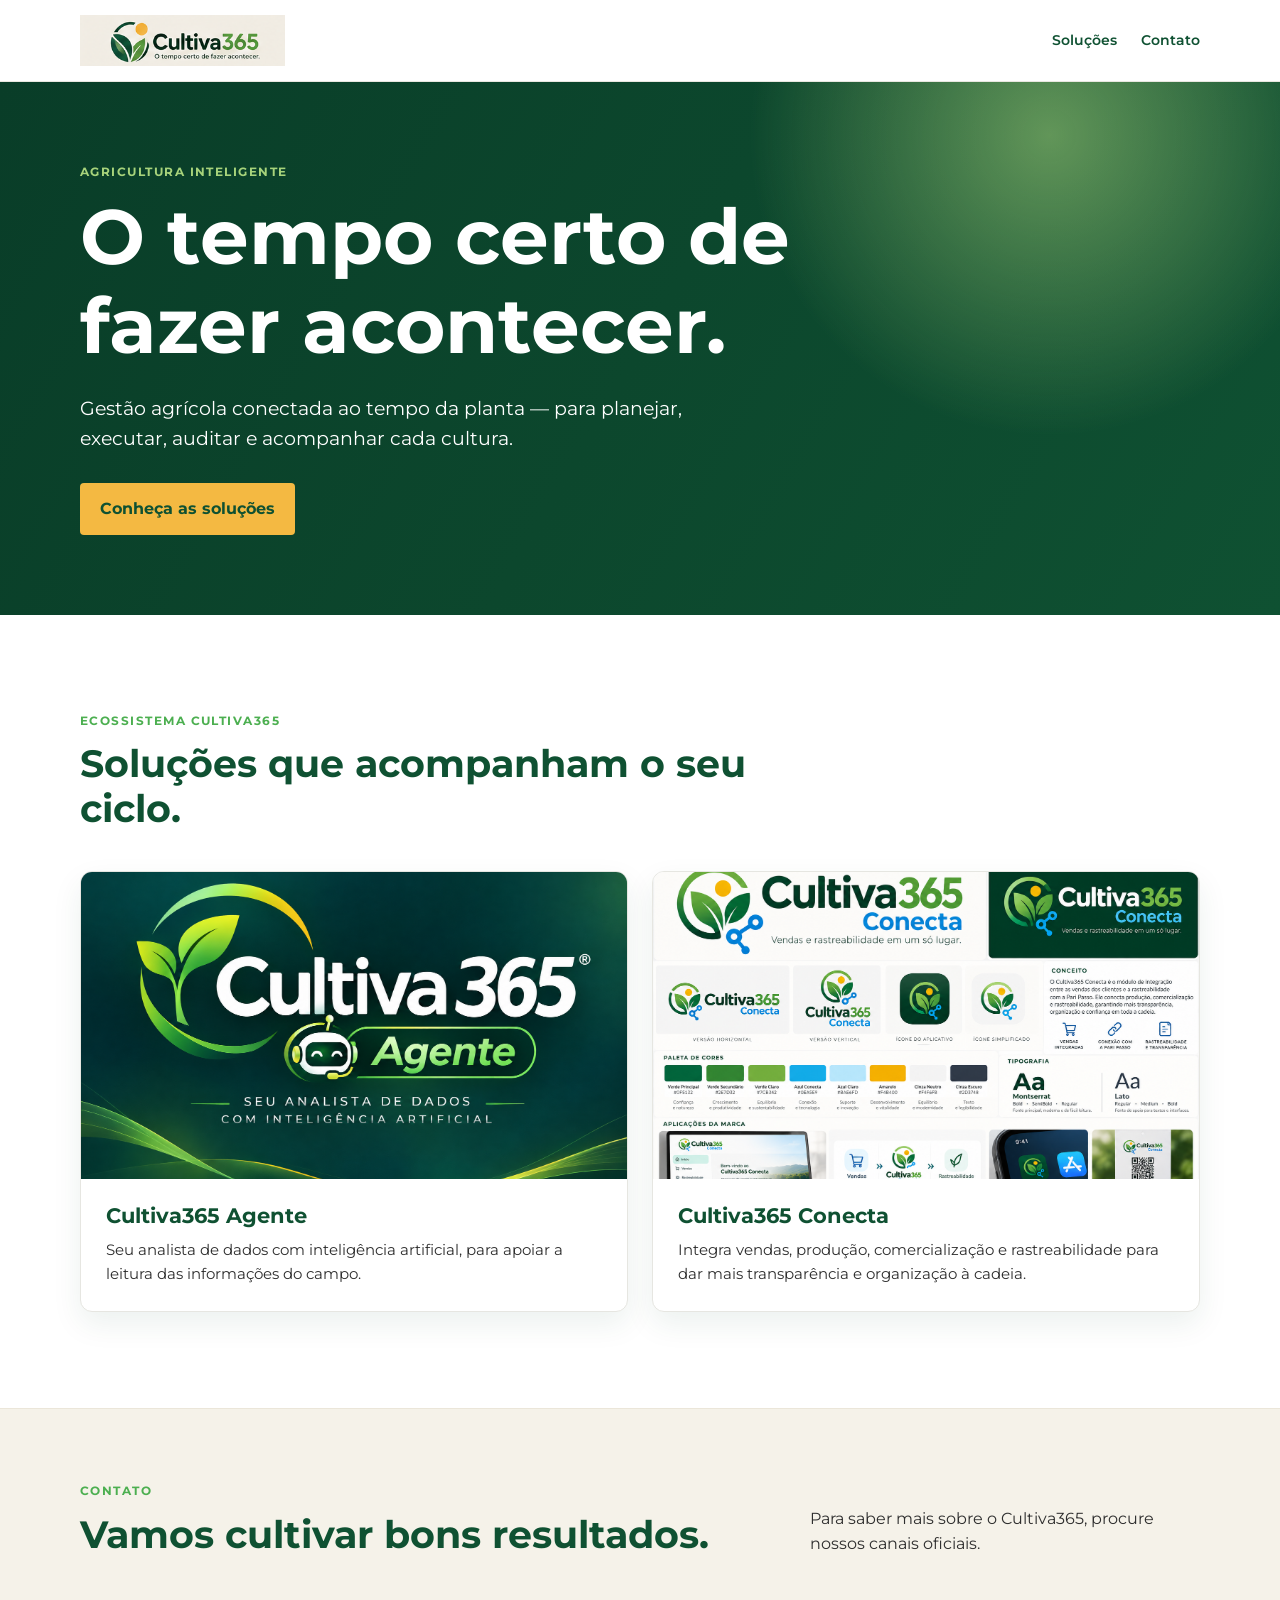
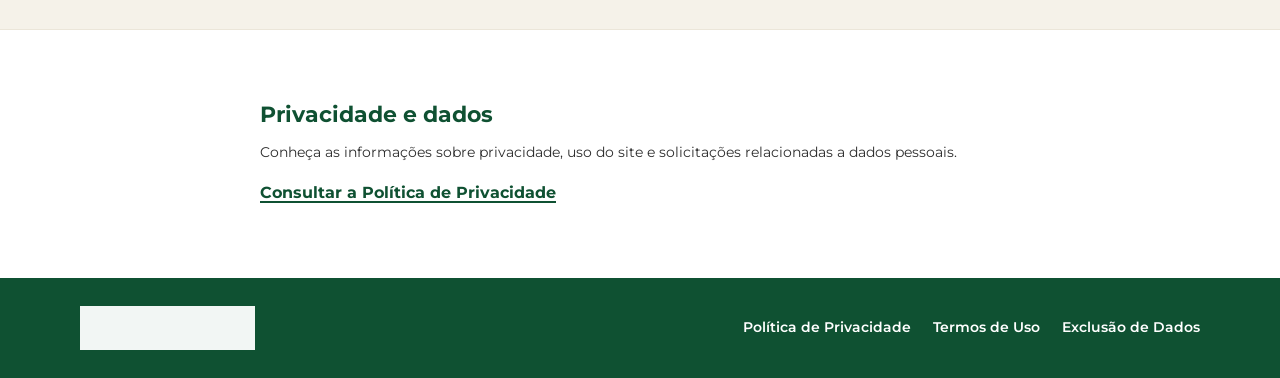
<file: index.html>
<!doctype html>
<html lang="pt-BR">
  <head>
    <meta charset="UTF-8" />
    <meta name="viewport" content="width=device-width, initial-scale=1.0" />
    <meta name="description" content="Cultiva365 — o tempo certo de fazer acontecer." />
    <title>Cultiva365 | Agricultura inteligente</title>
    <link rel="preconnect" href="https://fonts.googleapis.com" />
    <link rel="preconnect" href="https://fonts.gstatic.com" crossorigin />
    <link href="https://fonts.googleapis.com/css2?family=Montserrat:wght@400;600;700&display=swap" rel="stylesheet" />
    <link rel="stylesheet" href="styles.css" />
  </head>
  <body>
    <header class="site-header">
      <a class="brand" href="#inicio" aria-label="Cultiva365 - início"><img src="assets/cultiva365-logo.png" alt="Cultiva365 — O tempo certo de fazer acontecer." /></a>
      <nav aria-label="Navegação principal">
        <a href="#solucoes">Soluções</a>
        <a href="#contato">Contato</a>
      </nav>
    </header>

    <main>
      <section class="hero" id="inicio">
        <div class="wrap hero-content">
          <p class="eyebrow">Agricultura inteligente</p>
          <h1>O tempo certo de fazer acontecer.</h1>
          <p>Gestão agrícola conectada ao tempo da planta — para planejar, executar, auditar e acompanhar cada cultura.</p>
          <a class="button" href="#solucoes">Conheça as soluções</a>
        </div>
      </section>

      <section class="solutions wrap" id="solucoes" aria-labelledby="solucoes-titulo">
        <p class="eyebrow">Ecossistema Cultiva365</p>
        <h2 id="solucoes-titulo">Soluções que acompanham o seu ciclo.</h2>
        <div class="cards">
          <article class="solution-card dark">
            <img src="assets/cultiva365-agente.png" alt="Cultiva365 Agente — seu analista de dados com inteligência artificial" />
            <div class="card-copy">
              <h3>Cultiva365 Agente</h3>
              <p>Seu analista de dados com inteligência artificial, para apoiar a leitura das informações do campo.</p>
            </div>
          </article>
          <article class="solution-card">
            <img src="assets/cultiva365-conecta.png" alt="Identidade visual do Cultiva365 Conecta" />
            <div class="card-copy">
              <h3>Cultiva365 Conecta</h3>
              <p>Integra vendas, produção, comercialização e rastreabilidade para dar mais transparência e organização à cadeia.</p>
            </div>
          </article>
        </div>
      </section>

      <section class="contact" id="contato" aria-labelledby="contato-titulo">
        <div class="wrap contact-inner">
          <div>
            <p class="eyebrow">Contato</p>
            <h2 id="contato-titulo">Vamos cultivar bons resultados.</h2>
          </div>
          <p>Para saber mais sobre o Cultiva365, procure nossos canais oficiais.</p>
        </div>
      </section>

      <section class="privacy wrap" id="privacidade" aria-labelledby="privacidade-titulo">
        <h2 id="privacidade-titulo">Privacidade e dados</h2>
        <p>Conheça as informações sobre privacidade, uso do site e solicitações relacionadas a dados pessoais.</p>
        <a class="text-link" href="/politica-de-privacidade/">Consultar a Política de Privacidade</a>
      </section>
    </main>

    <footer>
      <div class="wrap footer-inner">
        <img src="assets/cultiva365-logo.png" alt="Cultiva365" />
        <nav class="footer-links" aria-label="Links institucionais">
          <a href="/politica-de-privacidade/">Política de Privacidade</a>
          <a href="/termos-de-uso/">Termos de Uso</a>
          <a href="/exclusao-de-dados/">Exclusão de Dados</a>
        </nav>
      </div>
    </footer>
  </body>
</html>
</file>
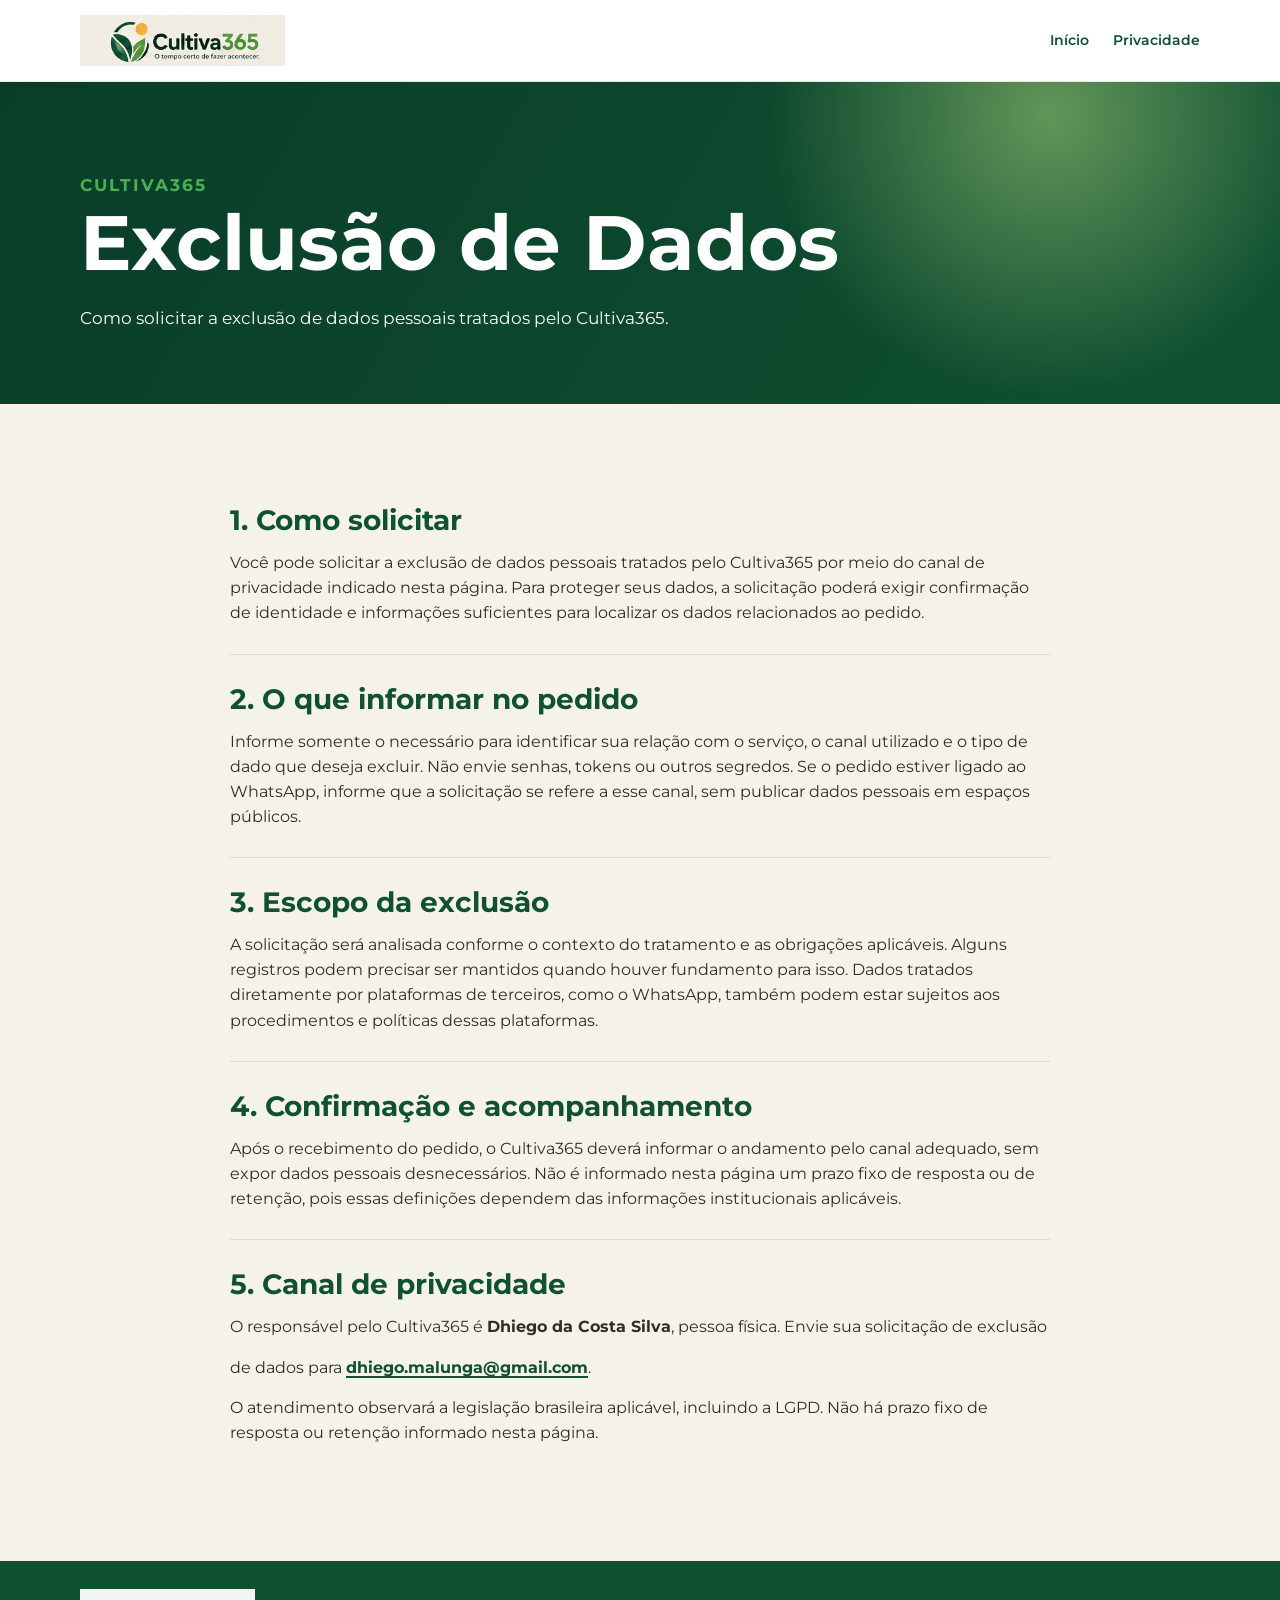
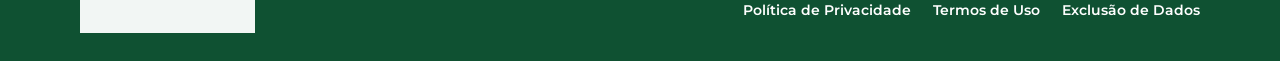
<file: exclusao-de-dados/index.html>
<!doctype html>
<html lang="pt-BR">
  <head>
    <meta charset="UTF-8" /><meta name="viewport" content="width=device-width, initial-scale=1.0" />
    <meta name="description" content="Solicitação de exclusão de dados no Cultiva365." /><title>Exclusão de Dados | Cultiva365</title>
    <link rel="preconnect" href="https://fonts.googleapis.com" /><link rel="preconnect" href="https://fonts.gstatic.com" crossorigin />
    <link href="https://fonts.googleapis.com/css2?family=Montserrat:wght@400;600;700&display=swap" rel="stylesheet" /><link rel="stylesheet" href="../styles.css" />
  </head>
  <body class="legal-page">
    <header class="site-header"><a class="brand" href="/" aria-label="Cultiva365 - início"><img src="../assets/cultiva365-logo.png" alt="Cultiva365 — O tempo certo de fazer acontecer." /></a><nav aria-label="Navegação principal"><a href="/">Início</a><a href="/politica-de-privacidade/">Privacidade</a></nav></header>
    <main>
      <section class="legal-hero"><div class="wrap"><p class="eyebrow">Cultiva365</p><h1>Exclusão de Dados</h1><p>Como solicitar a exclusão de dados pessoais tratados pelo Cultiva365.</p></div></section>
      <article class="legal-content">
        <section><h2>1. Como solicitar</h2><p>Você pode solicitar a exclusão de dados pessoais tratados pelo Cultiva365 por meio do canal de privacidade indicado nesta página. Para proteger seus dados, a solicitação poderá exigir confirmação de identidade e informações suficientes para localizar os dados relacionados ao pedido.</p></section>
        <section><h2>2. O que informar no pedido</h2><p>Informe somente o necessário para identificar sua relação com o serviço, o canal utilizado e o tipo de dado que deseja excluir. Não envie senhas, tokens ou outros segredos. Se o pedido estiver ligado ao WhatsApp, informe que a solicitação se refere a esse canal, sem publicar dados pessoais em espaços públicos.</p></section>
        <section><h2>3. Escopo da exclusão</h2><p>A solicitação será analisada conforme o contexto do tratamento e as obrigações aplicáveis. Alguns registros podem precisar ser mantidos quando houver fundamento para isso. Dados tratados diretamente por plataformas de terceiros, como o WhatsApp, também podem estar sujeitos aos procedimentos e políticas dessas plataformas.</p></section>
        <section><h2>4. Confirmação e acompanhamento</h2><p>Após o recebimento do pedido, o Cultiva365 deverá informar o andamento pelo canal adequado, sem expor dados pessoais desnecessários. Não é informado nesta página um prazo fixo de resposta ou de retenção, pois essas definições dependem das informações institucionais aplicáveis.</p></section>
        <section><h2>5. Canal de privacidade</h2><p>O responsável pelo Cultiva365 é <strong>Dhiego da Costa Silva</strong>, pessoa física. Envie sua solicitação de exclusão de dados para <a class="text-link" href="mailto:dhiego.malunga@gmail.com">dhiego.malunga@gmail.com</a>.</p><p>O atendimento observará a legislação brasileira aplicável, incluindo a LGPD. Não há prazo fixo de resposta ou retenção informado nesta página.</p></section>
      </article>
    </main>
    <footer><div class="wrap footer-inner"><img src="../assets/cultiva365-logo.png" alt="Cultiva365" /><nav class="footer-links" aria-label="Links institucionais"><a href="/politica-de-privacidade/">Política de Privacidade</a><a href="/termos-de-uso/">Termos de Uso</a><a href="/exclusao-de-dados/">Exclusão de Dados</a></nav></div></footer>
  </body>
</html>
</file>
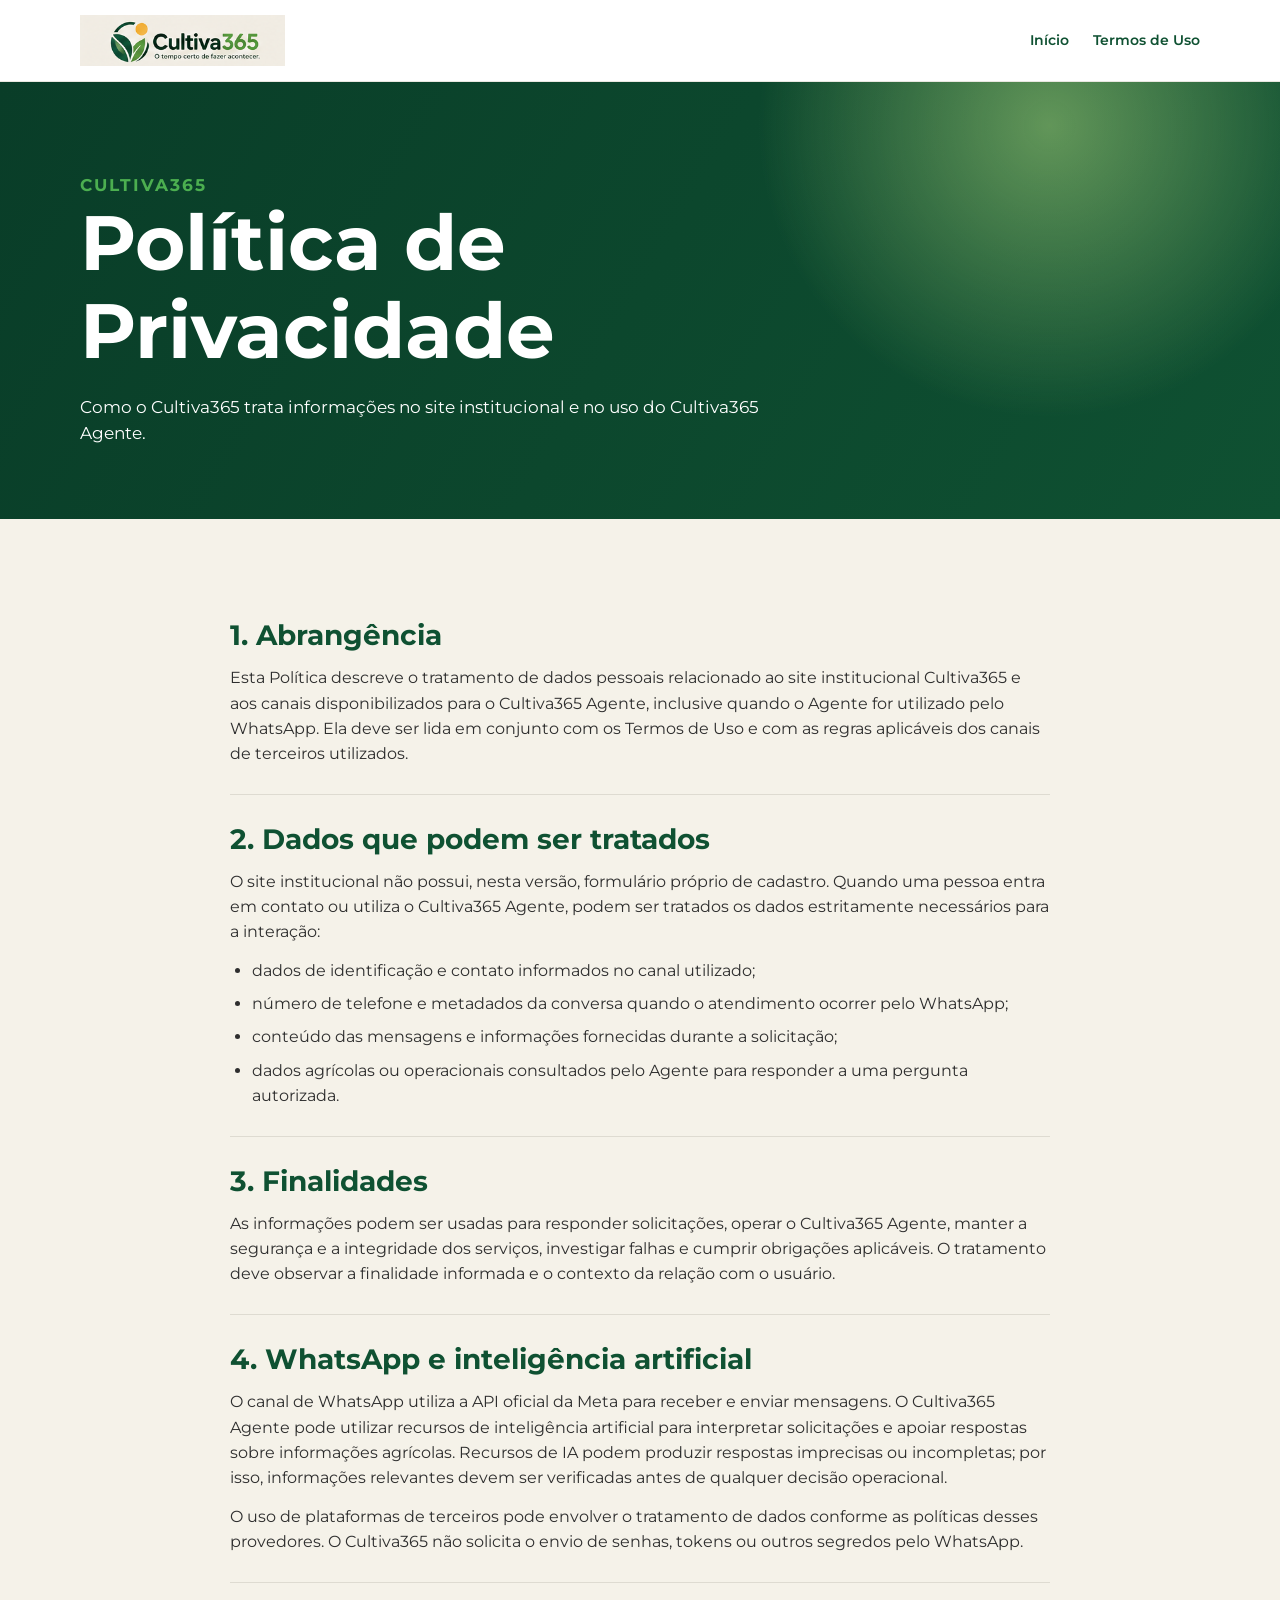
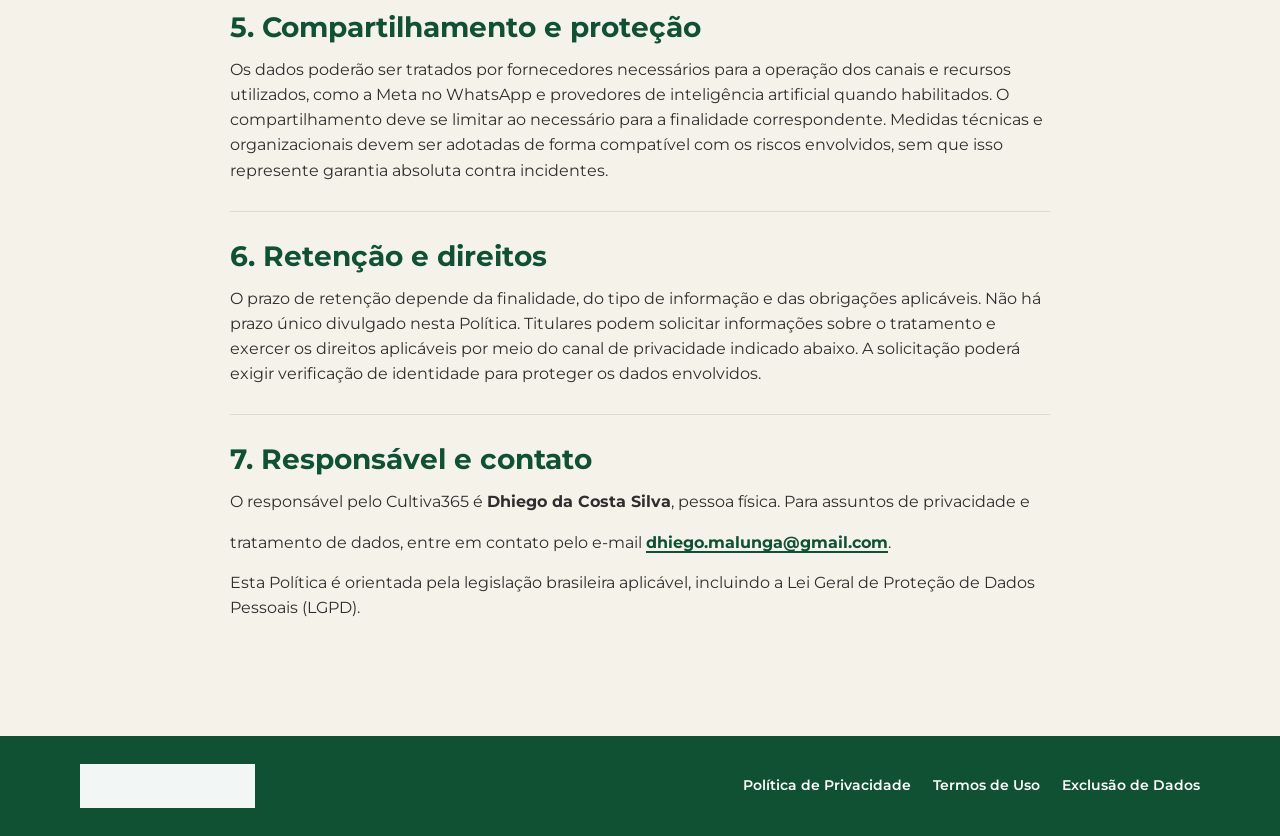
<file: politica-de-privacidade/index.html>
<!doctype html>
<html lang="pt-BR">
  <head>
    <meta charset="UTF-8" />
    <meta name="viewport" content="width=device-width, initial-scale=1.0" />
    <meta name="description" content="Política de Privacidade do Cultiva365 e do Cultiva365 Agente." />
    <title>Política de Privacidade | Cultiva365</title>
    <link rel="preconnect" href="https://fonts.googleapis.com" />
    <link rel="preconnect" href="https://fonts.gstatic.com" crossorigin />
    <link href="https://fonts.googleapis.com/css2?family=Montserrat:wght@400;600;700&display=swap" rel="stylesheet" />
    <link rel="stylesheet" href="../styles.css" />
  </head>
  <body class="legal-page">
    <header class="site-header"><a class="brand" href="/" aria-label="Cultiva365 - início"><img src="../assets/cultiva365-logo.png" alt="Cultiva365 — O tempo certo de fazer acontecer." /></a><nav aria-label="Navegação principal"><a href="/">Início</a><a href="/termos-de-uso/">Termos de Uso</a></nav></header>
    <main>
      <section class="legal-hero"><div class="wrap"><p class="eyebrow">Cultiva365</p><h1>Política de Privacidade</h1><p>Como o Cultiva365 trata informações no site institucional e no uso do Cultiva365 Agente.</p></div></section>
      <article class="legal-content">
        <section><h2>1. Abrangência</h2><p>Esta Política descreve o tratamento de dados pessoais relacionado ao site institucional Cultiva365 e aos canais disponibilizados para o Cultiva365 Agente, inclusive quando o Agente for utilizado pelo WhatsApp. Ela deve ser lida em conjunto com os Termos de Uso e com as regras aplicáveis dos canais de terceiros utilizados.</p></section>
        <section><h2>2. Dados que podem ser tratados</h2><p>O site institucional não possui, nesta versão, formulário próprio de cadastro. Quando uma pessoa entra em contato ou utiliza o Cultiva365 Agente, podem ser tratados os dados estritamente necessários para a interação:</p><ul><li>dados de identificação e contato informados no canal utilizado;</li><li>número de telefone e metadados da conversa quando o atendimento ocorrer pelo WhatsApp;</li><li>conteúdo das mensagens e informações fornecidas durante a solicitação;</li><li>dados agrícolas ou operacionais consultados pelo Agente para responder a uma pergunta autorizada.</li></ul></section>
        <section><h2>3. Finalidades</h2><p>As informações podem ser usadas para responder solicitações, operar o Cultiva365 Agente, manter a segurança e a integridade dos serviços, investigar falhas e cumprir obrigações aplicáveis. O tratamento deve observar a finalidade informada e o contexto da relação com o usuário.</p></section>
        <section><h2>4. WhatsApp e inteligência artificial</h2><p>O canal de WhatsApp utiliza a API oficial da Meta para receber e enviar mensagens. O Cultiva365 Agente pode utilizar recursos de inteligência artificial para interpretar solicitações e apoiar respostas sobre informações agrícolas. Recursos de IA podem produzir respostas imprecisas ou incompletas; por isso, informações relevantes devem ser verificadas antes de qualquer decisão operacional.</p><p>O uso de plataformas de terceiros pode envolver o tratamento de dados conforme as políticas desses provedores. O Cultiva365 não solicita o envio de senhas, tokens ou outros segredos pelo WhatsApp.</p></section>
        <section><h2>5. Compartilhamento e proteção</h2><p>Os dados poderão ser tratados por fornecedores necessários para a operação dos canais e recursos utilizados, como a Meta no WhatsApp e provedores de inteligência artificial quando habilitados. O compartilhamento deve se limitar ao necessário para a finalidade correspondente. Medidas técnicas e organizacionais devem ser adotadas de forma compatível com os riscos envolvidos, sem que isso represente garantia absoluta contra incidentes.</p></section>
        <section><h2>6. Retenção e direitos</h2><p>O prazo de retenção depende da finalidade, do tipo de informação e das obrigações aplicáveis. Não há prazo único divulgado nesta Política. Titulares podem solicitar informações sobre o tratamento e exercer os direitos aplicáveis por meio do canal de privacidade indicado abaixo. A solicitação poderá exigir verificação de identidade para proteger os dados envolvidos.</p></section>
        <section><h2>7. Responsável e contato</h2><p>O responsável pelo Cultiva365 é <strong>Dhiego da Costa Silva</strong>, pessoa física. Para assuntos de privacidade e tratamento de dados, entre em contato pelo e-mail <a class="text-link" href="mailto:dhiego.malunga@gmail.com">dhiego.malunga@gmail.com</a>.</p><p>Esta Política é orientada pela legislação brasileira aplicável, incluindo a Lei Geral de Proteção de Dados Pessoais (LGPD).</p></section>
      </article>
    </main>
    <footer><div class="wrap footer-inner"><img src="../assets/cultiva365-logo.png" alt="Cultiva365" /><nav class="footer-links" aria-label="Links institucionais"><a href="/politica-de-privacidade/">Política de Privacidade</a><a href="/termos-de-uso/">Termos de Uso</a><a href="/exclusao-de-dados/">Exclusão de Dados</a></nav></div></footer>
  </body>
</html>
</file>
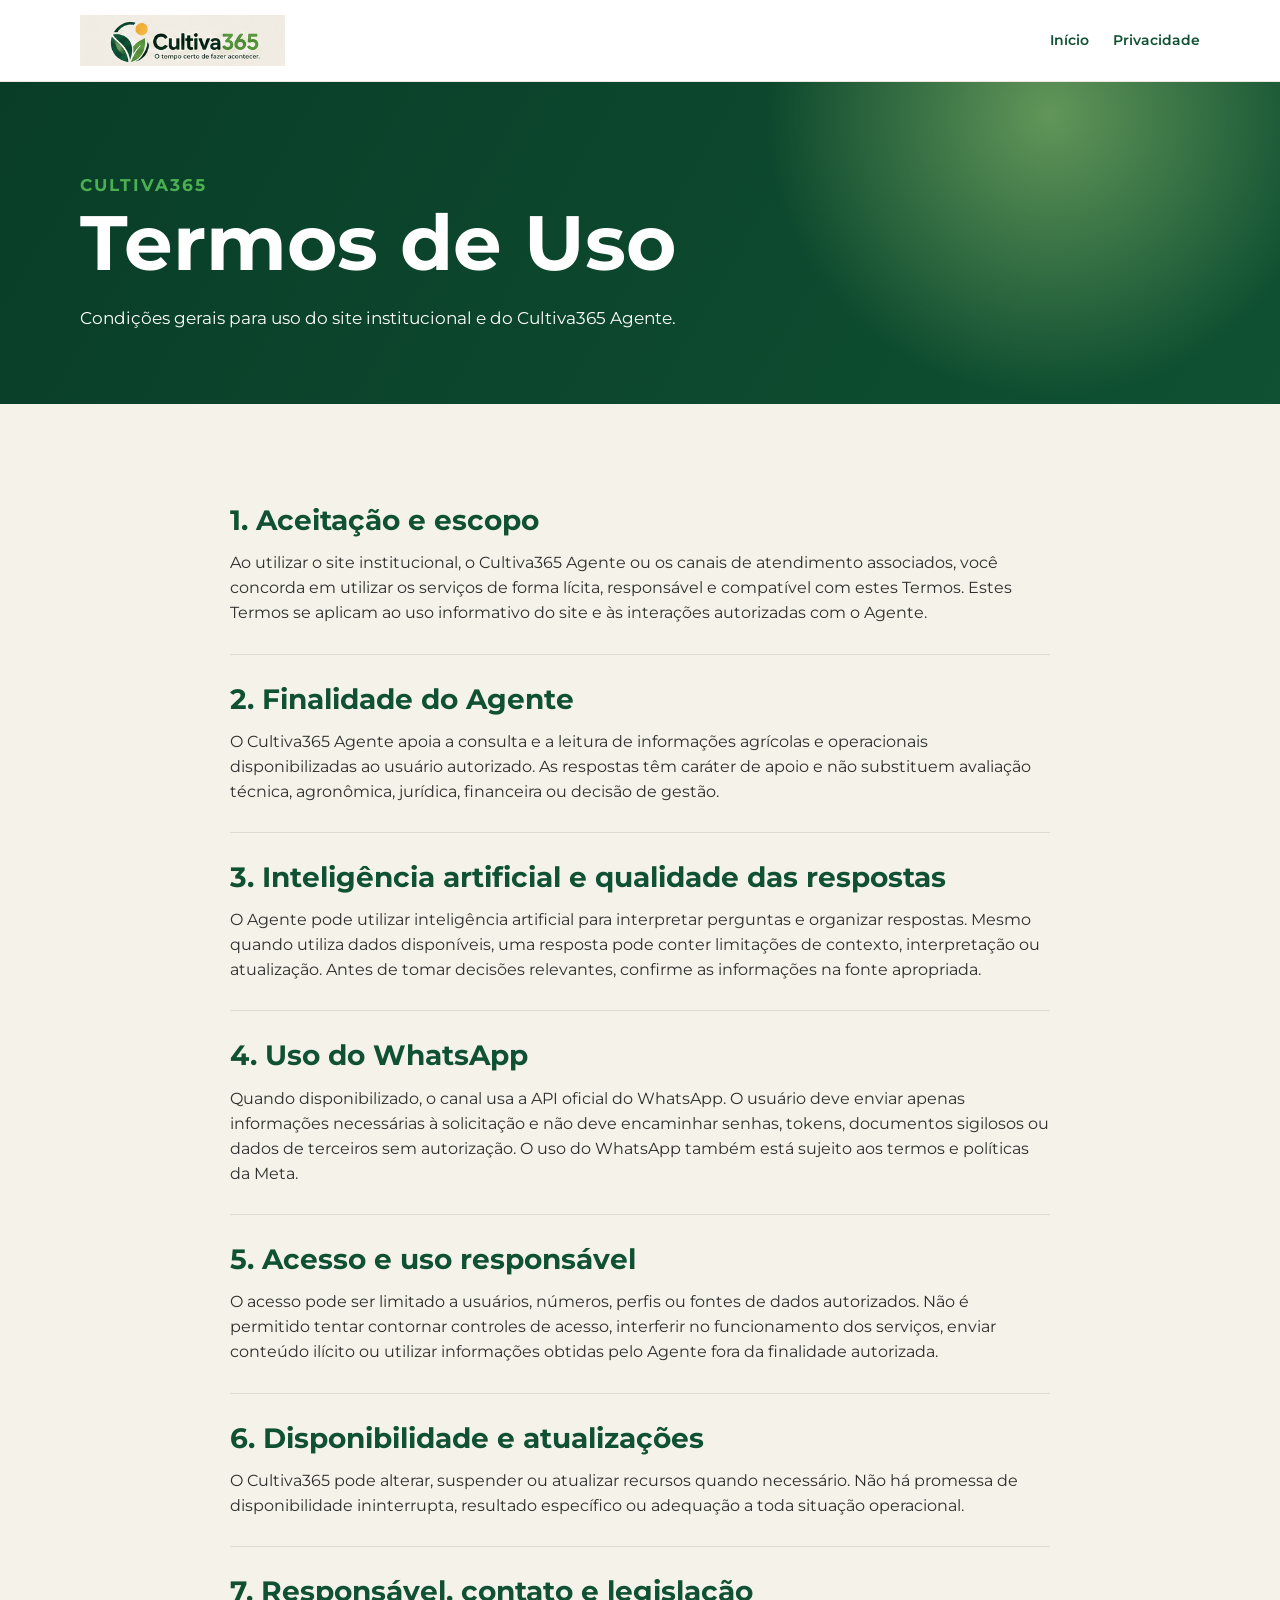
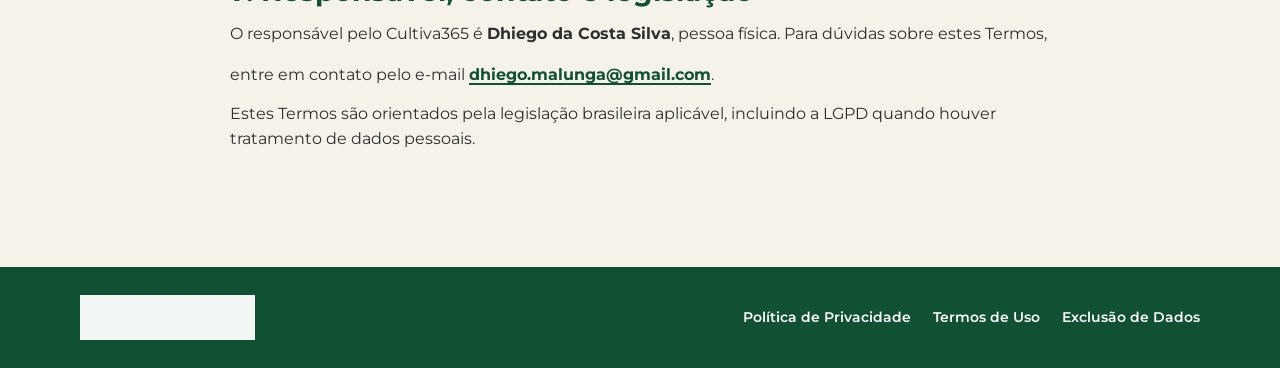
<file: termos-de-uso/index.html>
<!doctype html>
<html lang="pt-BR">
  <head>
    <meta charset="UTF-8" /><meta name="viewport" content="width=device-width, initial-scale=1.0" />
    <meta name="description" content="Termos de Uso do Cultiva365 e do Cultiva365 Agente." /><title>Termos de Uso | Cultiva365</title>
    <link rel="preconnect" href="https://fonts.googleapis.com" /><link rel="preconnect" href="https://fonts.gstatic.com" crossorigin />
    <link href="https://fonts.googleapis.com/css2?family=Montserrat:wght@400;600;700&display=swap" rel="stylesheet" /><link rel="stylesheet" href="../styles.css" />
  </head>
  <body class="legal-page">
    <header class="site-header"><a class="brand" href="/" aria-label="Cultiva365 - início"><img src="../assets/cultiva365-logo.png" alt="Cultiva365 — O tempo certo de fazer acontecer." /></a><nav aria-label="Navegação principal"><a href="/">Início</a><a href="/politica-de-privacidade/">Privacidade</a></nav></header>
    <main>
      <section class="legal-hero"><div class="wrap"><p class="eyebrow">Cultiva365</p><h1>Termos de Uso</h1><p>Condições gerais para uso do site institucional e do Cultiva365 Agente.</p></div></section>
      <article class="legal-content">
        <section><h2>1. Aceitação e escopo</h2><p>Ao utilizar o site institucional, o Cultiva365 Agente ou os canais de atendimento associados, você concorda em utilizar os serviços de forma lícita, responsável e compatível com estes Termos. Estes Termos se aplicam ao uso informativo do site e às interações autorizadas com o Agente.</p></section>
        <section><h2>2. Finalidade do Agente</h2><p>O Cultiva365 Agente apoia a consulta e a leitura de informações agrícolas e operacionais disponibilizadas ao usuário autorizado. As respostas têm caráter de apoio e não substituem avaliação técnica, agronômica, jurídica, financeira ou decisão de gestão.</p></section>
        <section><h2>3. Inteligência artificial e qualidade das respostas</h2><p>O Agente pode utilizar inteligência artificial para interpretar perguntas e organizar respostas. Mesmo quando utiliza dados disponíveis, uma resposta pode conter limitações de contexto, interpretação ou atualização. Antes de tomar decisões relevantes, confirme as informações na fonte apropriada.</p></section>
        <section><h2>4. Uso do WhatsApp</h2><p>Quando disponibilizado, o canal usa a API oficial do WhatsApp. O usuário deve enviar apenas informações necessárias à solicitação e não deve encaminhar senhas, tokens, documentos sigilosos ou dados de terceiros sem autorização. O uso do WhatsApp também está sujeito aos termos e políticas da Meta.</p></section>
        <section><h2>5. Acesso e uso responsável</h2><p>O acesso pode ser limitado a usuários, números, perfis ou fontes de dados autorizados. Não é permitido tentar contornar controles de acesso, interferir no funcionamento dos serviços, enviar conteúdo ilícito ou utilizar informações obtidas pelo Agente fora da finalidade autorizada.</p></section>
        <section><h2>6. Disponibilidade e atualizações</h2><p>O Cultiva365 pode alterar, suspender ou atualizar recursos quando necessário. Não há promessa de disponibilidade ininterrupta, resultado específico ou adequação a toda situação operacional.</p></section>
        <section><h2>7. Responsável, contato e legislação</h2><p>O responsável pelo Cultiva365 é <strong>Dhiego da Costa Silva</strong>, pessoa física. Para dúvidas sobre estes Termos, entre em contato pelo e-mail <a class="text-link" href="mailto:dhiego.malunga@gmail.com">dhiego.malunga@gmail.com</a>.</p><p>Estes Termos são orientados pela legislação brasileira aplicável, incluindo a LGPD quando houver tratamento de dados pessoais.</p></section>
      </article>
    </main>
    <footer><div class="wrap footer-inner"><img src="../assets/cultiva365-logo.png" alt="Cultiva365" /><nav class="footer-links" aria-label="Links institucionais"><a href="/politica-de-privacidade/">Política de Privacidade</a><a href="/termos-de-uso/">Termos de Uso</a><a href="/exclusao-de-dados/">Exclusão de Dados</a></nav></div></footer>
  </body>
</html>
</file>
<file: styles.css>
:root {
  --green: #0f5132;
  --growth: #4caf50;
  --soft: #a7d37b;
  --sun: #f4b942;
  --sand: #f5f2e9;
  --ink: #2e2e2e;
}

* { box-sizing: border-box; }
html { scroll-behavior: smooth; }
body { margin: 0; overflow-x: hidden; color: var(--ink); background: #fff; font-family: "Montserrat", Arial, sans-serif; line-height: 1.6; }
img { display: block; max-width: 100%; }
.wrap { width: min(1120px, calc(100% - 48px)); margin: 0 auto; }
.site-header { min-height: 82px; display: flex; align-items: center; justify-content: space-between; gap: 24px; padding: 12px max(24px, calc((100vw - 1120px) / 2)); background: rgba(255,255,255,.96); border-bottom: 1px solid #e9e7e0; position: sticky; top: 0; z-index: 10; }
.brand img { width: 205px; }
nav { display: flex; gap: 24px; }
nav a, footer a { color: var(--green); text-decoration: none; font-weight: 600; font-size: .9rem; }
nav a:hover, footer a:hover { color: var(--growth); }
.hero { overflow: hidden; background: radial-gradient(circle at 82% 10%, rgba(167,211,123,.55), transparent 26%), linear-gradient(120deg, #093d28, var(--green)); color: #fff; }
.hero-content { min-height: 500px; display: flex; flex-direction: column; justify-content: center; padding: 80px 0; max-width: min(1120px, calc(100% - 48px)); }
.eyebrow { color: var(--growth); font-size: .76rem; font-weight: 700; letter-spacing: .12em; text-transform: uppercase; margin: 0 0 12px; }
.hero .eyebrow { color: var(--soft); }
h1, h2, h3 { color: var(--green); line-height: 1.15; margin: 0; }
h1 { color: #fff; font-size: clamp(2.3rem, 6vw, 4.8rem); max-width: 760px; overflow-wrap: anywhere; }
.hero p:not(.eyebrow) { max-width: 610px; margin: 24px 0 30px; font-size: clamp(1rem, 2vw, 1.16rem); }
.button { align-self: flex-start; display: inline-block; padding: 13px 20px; border-radius: 4px; background: var(--sun); color: var(--green); font-weight: 700; text-decoration: none; }
.button:hover { background: #fff; }
.solutions { padding: 96px 0; }
.solutions > h2, .contact h2 { font-size: clamp(1.8rem, 3vw, 2.7rem); max-width: 700px; }
.cards { display: grid; grid-template-columns: repeat(2, minmax(0, 1fr)); gap: 24px; margin-top: 40px; }
.solution-card { overflow: hidden; border: 1px solid #e6e6e1; border-radius: 12px; background: #fff; box-shadow: 0 12px 30px rgba(15,81,50,.08); }
.solution-card > img { width: 100%; aspect-ratio: 16 / 9; object-fit: cover; object-position: center; }
.card-copy { padding: 25px; }
.card-copy h3 { font-size: 1.3rem; }
.card-copy p { margin: 10px 0 0; font-size: .95rem; }
.contact { background: var(--sand); border-block: 1px solid #ebe6d9; }
.contact-inner { display: flex; justify-content: space-between; gap: 48px; align-items: end; padding: 72px 0; }
.contact-inner > p { max-width: 390px; margin: 0; }
.privacy { padding: 72px 0; max-width: min(760px, calc(100% - 48px)); }
.privacy h2 { font-size: 1.35rem; }
.privacy p { margin: 14px 0 0; font-size: .9rem; }
.text-link { display: inline-block; margin-top: 16px; color: var(--green); font-weight: 700; text-decoration-thickness: 2px; text-underline-offset: 3px; }
.text-link:hover { color: var(--growth); }
footer { background: var(--green); padding: 28px 0; }
.footer-inner { display: flex; justify-content: space-between; align-items: center; gap: 24px; }
.footer-inner img { width: 175px; filter: brightness(0) invert(1); opacity: .95; }
footer a { color: #fff; }
footer a:hover { color: var(--soft); }
.footer-links { display: flex; flex-wrap: wrap; justify-content: flex-end; gap: 12px 22px; }
.legal-page { background: var(--sand); }
.legal-hero { background: radial-gradient(circle at 82% 10%, rgba(167,211,123,.55), transparent 26%), linear-gradient(120deg, #093d28, var(--green)); color: #fff; padding: 72px 0; }
.legal-hero h1 { max-width: 760px; }
.legal-hero p { max-width: 680px; margin: 18px 0 0; font-size: 1.05rem; }
.legal-content { width: min(820px, calc(100% - 48px)); margin: 0 auto; padding: 72px 0 88px; }
.legal-content section { padding: 28px 0; border-bottom: 1px solid #dedbd1; }
.legal-content section:last-child { border-bottom: 0; }
.legal-content h2 { font-size: clamp(1.3rem, 2.5vw, 1.75rem); }
.legal-content p, .legal-content li { font-size: .98rem; }
.legal-content p { margin: 14px 0 0; }
.legal-content ul { margin: 14px 0 0; padding-left: 22px; }
.legal-content li + li { margin-top: 8px; }
.pending-note { margin-top: 16px; padding: 16px 18px; border-left: 4px solid var(--sun); background: #fff8e7; color: #4b3a10; }

@media (max-width: 680px) {
  .site-header { min-height: 68px; }
  .brand img { width: 165px; }
  nav { display: none; }
  .hero-content { min-height: 440px; padding: 64px 0; }
  h1 { max-width: 320px; font-size: 2.3rem; }
  .hero p:not(.eyebrow) { max-width: 320px; }
  .cards { grid-template-columns: 1fr; }
  .contact-inner, .footer-inner { align-items: flex-start; flex-direction: column; gap: 18px; }
  .footer-links { justify-content: flex-start; }
  .solutions { padding: 64px 0; }
  .legal-hero { padding: 56px 0; }
  .legal-content { padding: 48px 0 64px; }
}
</file>
